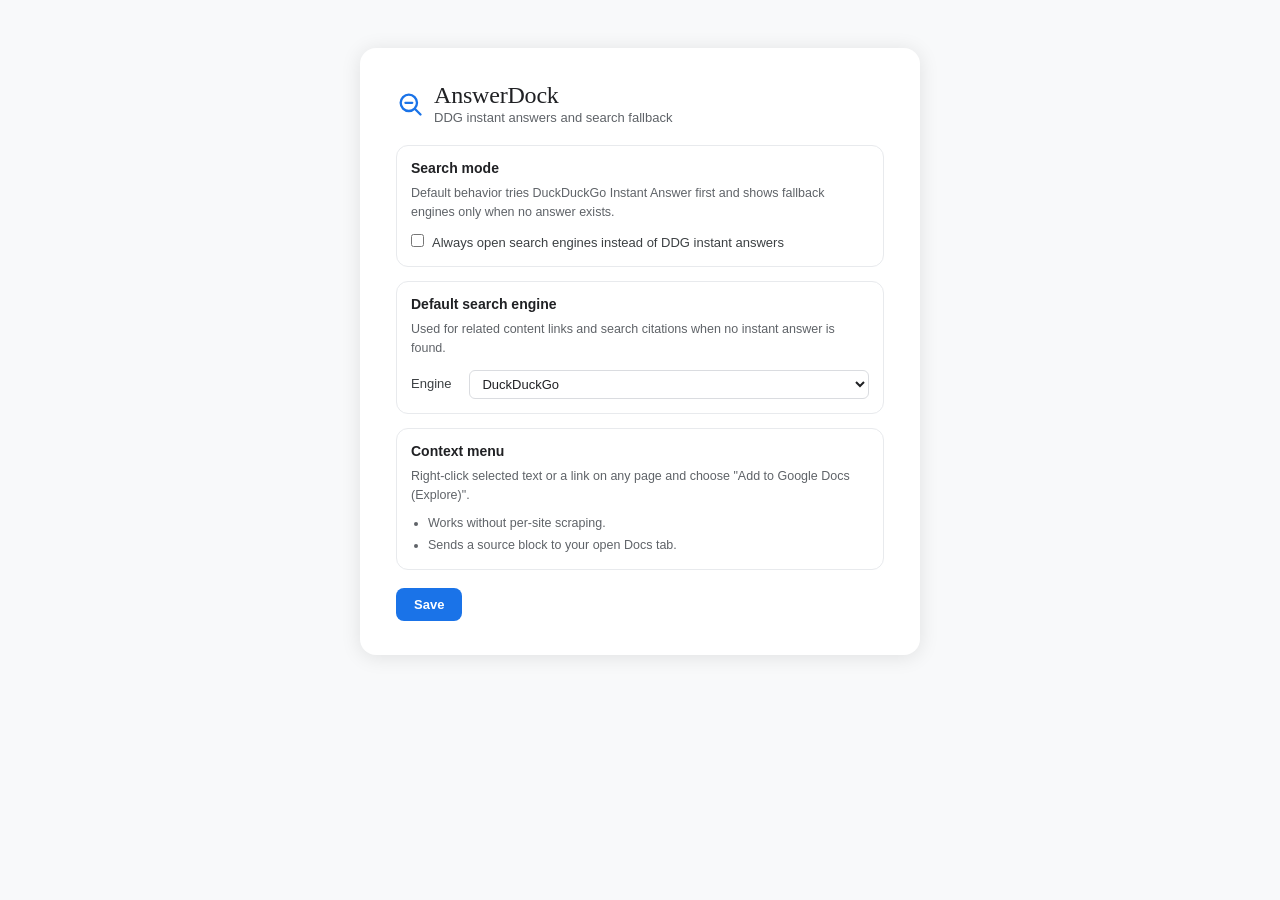
<file: options.html>
<!DOCTYPE html>
<html lang="en">
<head>
  <meta charset="UTF-8" />
  <title>AnswerDock · Settings</title>
  <style>
    *, *::before, *::after { box-sizing: border-box; margin: 0; padding: 0; }

    body {
      font-family: "Segoe UI", "Helvetica Neue", Arial, sans-serif;
      background: #f8f9fa;
      min-height: 100vh;
      display: flex;
      align-items: flex-start;
      justify-content: center;
      padding: 48px 20px;
      color: #202124;
      -webkit-font-smoothing: antialiased;
    }

    .card {
      background: #fff;
      border-radius: 16px;
      padding: 34px 36px;
      max-width: 560px;
      width: 100%;
      box-shadow: 0 2px 20px rgba(0,0,0,.10);
    }

    .logo-row {
      display: flex;
      align-items: center;
      gap: 10px;
      margin-bottom: 20px;
    }

    h1 {
      font-family: Georgia, "Times New Roman", serif;
      font-size: 24px;
      font-weight: 400;
      letter-spacing: -.2px;
    }

    .subtitle {
      color: #5f6368;
      font-size: 13px;
      margin-top: 1px;
    }

    .panel {
      border: 1px solid #e8eaed;
      border-radius: 12px;
      padding: 14px;
      background: #fff;
      margin-top: 14px;
    }

    .panel h2 {
      font-size: 14px;
      margin-bottom: 8px;
      font-weight: 600;
      color: #202124;
    }

    .panel p {
      font-size: 12.5px;
      color: #5f6368;
      line-height: 1.5;
    }

    .toggle-row {
      margin-top: 12px;
      display: flex;
      align-items: flex-start;
      gap: 8px;
      font-size: 13px;
      color: #3c4043;
      line-height: 1.45;
    }

    .btn-row {
      margin-top: 18px;
      display: flex;
      align-items: center;
      gap: 10px;
    }

    .btn-save {
      border: none;
      background: #1a73e8;
      color: #fff;
      border-radius: 8px;
      padding: 9px 18px;
      font-size: 13px;
      font-weight: 600;
      cursor: pointer;
    }

    .btn-save:hover {
      background: #1557b0;
    }

    .status-msg {
      font-size: 12px;
      padding: 6px 10px;
      border-radius: 6px;
      opacity: 0;
      transition: opacity .2s;
    }

    .status-msg.show { opacity: 1; }
    .status-msg.ok { background: #e6f4ea; color: #137333; }

    ul {
      margin-top: 10px;
      padding-left: 17px;
      color: #5f6368;
      font-size: 12.5px;
      line-height: 1.5;
    }

    li + li { margin-top: 3px; }
  </style>
</head>
<body>
  <div class="card">
    <div class="logo-row">
      <svg viewBox="0 0 24 24" fill="none" xmlns="http://www.w3.org/2000/svg" width="28" height="28">
        <circle cx="11" cy="11" r="7" stroke="#1a73e8" stroke-width="2"/>
        <line x1="16.5" y1="16.5" x2="21" y2="21" stroke="#1a73e8" stroke-width="2" stroke-linecap="round"/>
        <line x1="8" y1="11" x2="14" y2="11" stroke="#1a73e8" stroke-width="1.8" stroke-linecap="round"/>
      </svg>
      <div>
        <h1>AnswerDock</h1>
        <div class="subtitle">DDG instant answers and search fallback</div>
      </div>
    </div>

    <div class="panel">
      <h2>Search mode</h2>
      <p>
        Default behavior tries DuckDuckGo Instant Answer first and shows fallback engines only when no answer exists.
      </p>
      <label class="toggle-row" for="preferSearchToggle">
        <input id="preferSearchToggle" type="checkbox" />
        <span>Always open search engines instead of DDG instant answers</span>
      </label>
    </div>

    <div class="panel">
      <h2>Default search engine</h2>
      <p>
        Used for related content links and search citations when no instant answer is found.
      </p>
      <label class="toggle-row" for="defaultEngineSelect" style="margin-top:12px;align-items:center;">
        <span style="flex-shrink:0;">Engine</span>
        <select id="defaultEngineSelect" style="margin-left:10px;flex:1;padding:5px 8px;border:1px solid #dadce0;border-radius:6px;font-size:13px;color:#202124;background:#fff;">
          <option value="ddg">DuckDuckGo</option>
          <option value="google">Google</option>
          <option value="bing">Bing</option>
          <option value="yahoo">Yahoo</option>
          <option value="brave">Brave</option>
        </select>
      </label>
    </div>

    <div class="panel">
      <h2>Context menu</h2>
      <p>
        Right-click selected text or a link on any page and choose "Add to Google Docs (Explore)".
      </p>
      <ul>
        <li>Works without per-site scraping.</li>
        <li>Sends a source block to your open Docs tab.</li>
      </ul>
    </div>

    <div class="btn-row">
      <button id="saveBtn" class="btn-save">Save</button>
      <div id="statusMsg" class="status-msg"></div>
    </div>
  </div>

  <script src="options.js"></script>
</body>
</html>
</file>
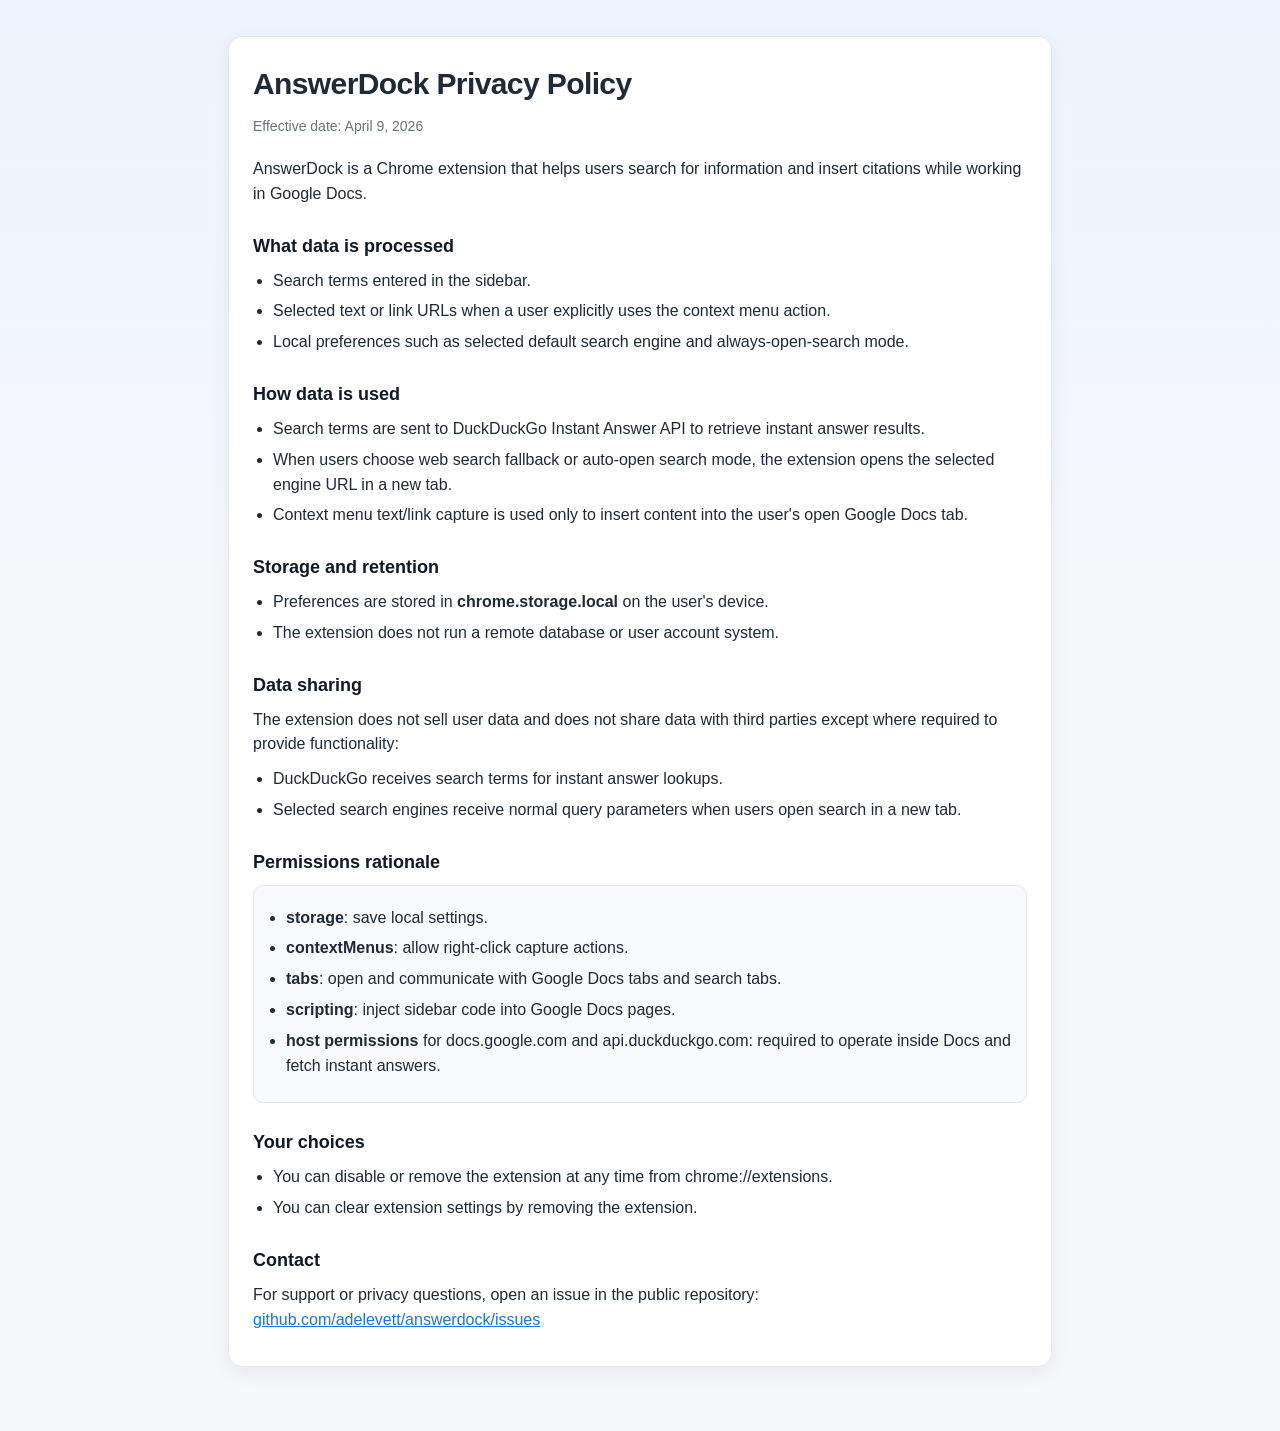
<file: PRIVACY.html>
<!doctype html>
<html lang="en">

<head>
  <meta charset="utf-8" />
  <meta name="viewport" content="width=device-width, initial-scale=1" />
  <title>AnswerDock Privacy Policy</title>
  <style>
    :root {
      --bg: #f5f7fb;
      --surface: #ffffff;
      --text: #1f2937;
      --muted: #6b7280;
      --line: #e5e7eb;
      --accent: #1a73e8;
    }

    * {
      box-sizing: border-box;
    }

    body {
      margin: 0;
      font-family: -apple-system, BlinkMacSystemFont, "Segoe UI", Roboto, "Helvetica Neue", Arial, sans-serif;
      color: var(--text);
      background: linear-gradient(180deg, #eef4ff 0%, var(--bg) 40%, var(--bg) 100%);
      line-height: 1.55;
    }

    .wrap {
      max-width: 860px;
      margin: 36px auto;
      padding: 0 18px 28px;
    }

    .card {
      background: var(--surface);
      border: 1px solid var(--line);
      border-radius: 14px;
      padding: 24px;
      box-shadow: 0 6px 20px rgba(15, 23, 42, 0.06);
    }

    h1 {
      margin: 0 0 8px;
      font-size: 30px;
      letter-spacing: -0.02em;
    }

    .meta {
      margin: 0 0 20px;
      color: var(--muted);
      font-size: 14px;
    }

    h2 {
      margin: 26px 0 8px;
      font-size: 18px;
      color: #111827;
    }

    p {
      margin: 0 0 10px;
    }

    ul {
      margin: 8px 0 12px 20px;
      padding: 0;
    }

    li {
      margin: 6px 0;
    }

    a {
      color: var(--accent);
    }

    .box {
      background: #f9fafb;
      border: 1px solid var(--line);
      border-radius: 10px;
      padding: 12px;
      margin-top: 8px;
    }
  </style>
</head>

<body>
  <main class="wrap">
    <article class="card">
      <h1>AnswerDock Privacy Policy</h1>
      <p class="meta">Effective date: April 9, 2026</p>

      <p>
        AnswerDock is a Chrome extension that helps users search for information and insert citations while working in
        Google Docs.
      </p>

      <h2>What data is processed</h2>
      <ul>
        <li>Search terms entered in the sidebar.</li>
        <li>Selected text or link URLs when a user explicitly uses the context menu action.</li>
        <li>Local preferences such as selected default search engine and always-open-search mode.</li>
      </ul>

      <h2>How data is used</h2>
      <ul>
        <li>Search terms are sent to DuckDuckGo Instant Answer API to retrieve instant answer results.</li>
        <li>When users choose web search fallback or auto-open search mode, the extension opens the selected engine URL
          in a new tab.</li>
        <li>Context menu text/link capture is used only to insert content into the user's open Google Docs tab.</li>
      </ul>

      <h2>Storage and retention</h2>
      <ul>
        <li>Preferences are stored in <strong>chrome.storage.local</strong> on the user's device.</li>
        <li>The extension does not run a remote database or user account system.</li>
      </ul>

      <h2>Data sharing</h2>
      <p>
        The extension does not sell user data and does not share data with third parties except where required to
        provide functionality:
      </p>
      <ul>
        <li>DuckDuckGo receives search terms for instant answer lookups.</li>
        <li>Selected search engines receive normal query parameters when users open search in a new tab.</li>
      </ul>

      <h2>Permissions rationale</h2>
      <div class="box">
        <ul>
          <li><strong>storage</strong>: save local settings.</li>
          <li><strong>contextMenus</strong>: allow right-click capture actions.</li>
          <li><strong>tabs</strong>: open and communicate with Google Docs tabs and search tabs.</li>
          <li><strong>scripting</strong>: inject sidebar code into Google Docs pages.</li>
          <li><strong>host permissions</strong> for docs.google.com and api.duckduckgo.com: required to operate inside
            Docs and fetch instant answers.</li>
        </ul>
      </div>

      <h2>Your choices</h2>
      <ul>
        <li>You can disable or remove the extension at any time from chrome://extensions.</li>
        <li>You can clear extension settings by removing the extension.</li>
      </ul>

      <h2>Contact</h2>
      <p>
        For support or privacy questions, open an issue in the public repository:
        <a href="https://github.com/adelevett/answerdock/issues">github.com/adelevett/answerdock/issues</a>
      </p>
    </article>
  </main>
</body>

</html>
</file>
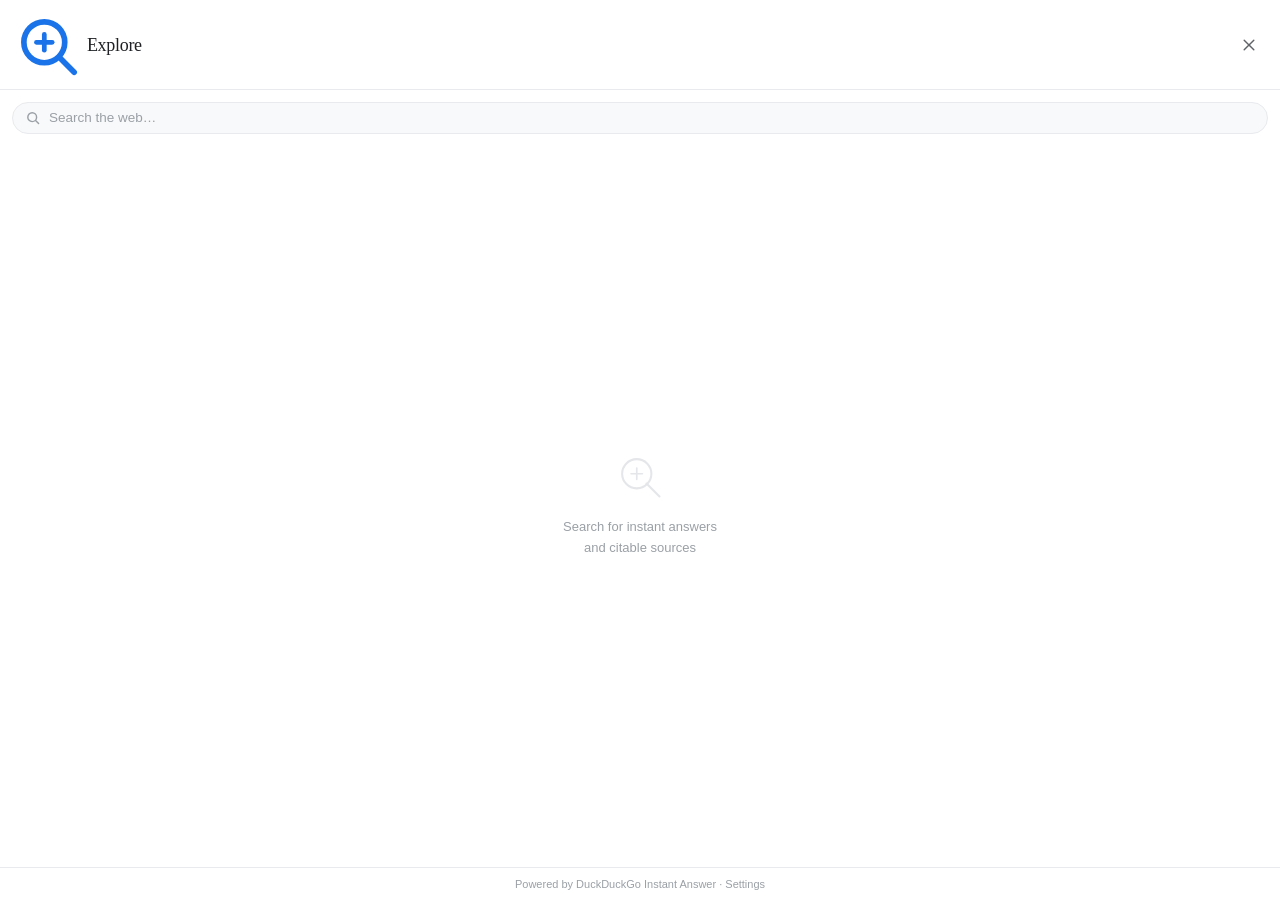
<file: sidebar.html>
<!DOCTYPE html>
<html lang="en">
<head>
  <meta charset="UTF-8" />
  <meta name="viewport" content="width=device-width, initial-scale=1.0" />
  <title>AnswerDock</title>
  <link rel="stylesheet" href="sidebar.css" />
</head>
<body>

<!-- ── header ──────────────────────────────────────────────────── -->
<header class="sb-header">
  <div class="sb-wordmark">
    <svg class="sb-logo" viewBox="0 0 20 20" fill="none" xmlns="http://www.w3.org/2000/svg">
      <circle cx="9" cy="9" r="6.5" stroke="#1a73e8" stroke-width="1.8"/>
      <line x1="14" y1="14" x2="18.5" y2="18.5" stroke="#1a73e8" stroke-width="1.8" stroke-linecap="round"/>
      <line x1="6.5" y1="9" x2="11.5" y2="9" stroke="#1a73e8" stroke-width="1.5" stroke-linecap="round"/>
      <line x1="9" y1="6.5" x2="9" y2="11.5" stroke="#1a73e8" stroke-width="1.5" stroke-linecap="round"/>
    </svg>
    <span class="sb-title">Explore</span>
  </div>
  <button class="sb-close" id="closeBtn" title="Close (Cmd+Shift+E on Mac · Ctrl+Shift+E on Windows/Linux)">
    <svg viewBox="0 0 20 20" fill="none" stroke="currentColor" stroke-width="1.8"
         stroke-linecap="round" width="16" height="16">
      <line x1="4" y1="4" x2="16" y2="16"/><line x1="16" y1="4" x2="4" y2="16"/>
    </svg>
  </button>
</header>

<!-- ── search bar ──────────────────────────────────────────────── -->
<div class="sb-search-wrap">
  <div class="sb-search-box">
    <svg class="sb-search-icon" viewBox="0 0 20 20" fill="none" stroke="#9aa0a6"
         stroke-width="1.8" stroke-linecap="round" width="16" height="16">
      <circle cx="9" cy="9" r="5.5"/><line x1="13.5" y1="13.5" x2="17" y2="17"/>
    </svg>
    <input id="searchInput"
           type="search"
           placeholder="Search the web…"
           autocomplete="off"
           spellcheck="false" />
    <button class="sb-clear" id="clearBtn" title="Clear" aria-label="Clear search">
      <svg viewBox="0 0 20 20" fill="none" stroke="currentColor" stroke-width="1.8"
           stroke-linecap="round" width="13" height="13">
        <line x1="4" y1="4" x2="16" y2="16"/><line x1="16" y1="4" x2="4" y2="16"/>
      </svg>
    </button>
  </div>
</div>

<!-- ── status / empty states ───────────────────────────────────── -->
<div class="sb-status" id="statusArea">
  <div class="sb-empty-state" id="emptyState">
    <svg viewBox="0 0 64 64" fill="none" xmlns="http://www.w3.org/2000/svg" width="52">
      <circle cx="28" cy="28" r="18" stroke="#dadce0" stroke-width="2.5"/>
      <line x1="40" y1="40" x2="56" y2="56" stroke="#dadce0" stroke-width="2.5" stroke-linecap="round"/>
      <line x1="21" y1="28" x2="35" y2="28" stroke="#dadce0" stroke-width="2" stroke-linecap="round"/>
      <line x1="28" y1="21" x2="28" y2="35" stroke="#dadce0" stroke-width="2" stroke-linecap="round"/>
    </svg>
      <p>Search for instant answers<br/>and citable sources</p>
  </div>

  <div class="sb-error" id="errorMsg" hidden></div>
</div>

<!-- ── results ─────────────────────────────────────────────────── -->
<ul class="sb-results" id="resultsList" hidden></ul>

<!-- ── footer ──────────────────────────────────────────────────── -->
<footer class="sb-footer">
  Powered by <a href="https://duckduckgo.com" target="_blank" rel="noopener">DuckDuckGo Instant Answer</a>
  · <a href="#" id="settingsLink">Settings</a>
</footer>

<!-- ── toast ───────────────────────────────────────────────────── -->
<div class="sb-toast" id="toast"></div>

<script src="sidebar.js"></script>
</body>
</html>
</file>
<file: sidebar.css>
/* sidebar.css — styles for the AnswerDock sidebar iframe */

/* Ensure [hidden] attribute always wins over display: flex/block rules in this file */
[hidden] { display: none !important; }

*, *::before, *::after { box-sizing: border-box; margin: 0; padding: 0; }

:root {
  --blue:       #1a73e8;
  --surface:    #ffffff;
  --bg:         #f8f9fa;
  --border:     #e8eaed;
  --text:       #202124;
  --text-2:     #5f6368;
  --text-3:     #9aa0a6;
  --green:      #137333;
  --red:        #c5221f;
  --radius:     10px;
  --shadow-hover: 0 2px 12px rgba(60,64,67,.22), 0 4px 16px rgba(60,64,67,.1);
  --font-body:  "Segoe UI", "Helvetica Neue", Arial, sans-serif;
  --font-serif: "Georgia", "Times New Roman", serif;
}

html, body {
  height: 100%;
  overflow: hidden;
  font-family: var(--font-body);
  background: var(--surface);
  color: var(--text);
  font-size: 13.5px;
  line-height: 1.5;
  -webkit-font-smoothing: antialiased;
}

/* ── header ──────────────────────────────────────────────────── */
.sb-header {
  display: flex;
  align-items: center;
  justify-content: space-between;
  padding: 14px 16px 12px;
  border-bottom: 1px solid var(--border);
  background: var(--surface);
  flex-shrink: 0;
}

.sb-wordmark {
  display: flex;
  align-items: center;
  gap: 8px;
}

.sb-logo { flex-shrink: 0; }

.sb-title {
  font-family: var(--font-serif);
  font-size: 18px;
  color: var(--text);
  letter-spacing: -.3px;
  line-height: 1;
}

.sb-close {
  width: 30px; height: 30px;
  border-radius: 50%;
  border: none;
  background: transparent;
  color: var(--text-2);
  cursor: pointer;
  display: flex; align-items: center; justify-content: center;
  transition: background .12s;
}
.sb-close:hover { background: var(--bg); color: var(--text); }

/* ── layout shell ────────────────────────────────────────────── */
body {
  display: flex;
  flex-direction: column;
}

/* ── search bar ──────────────────────────────────────────────── */
.sb-search-wrap {
  padding: 12px 12px 10px;
  background: var(--surface);
  flex-shrink: 0;
}

.sb-search-box {
  display: flex;
  align-items: center;
  gap: 8px;
  background: var(--bg);
  border: 1.5px solid var(--border);
  border-radius: 24px;
  padding: 7px 12px;
  transition: border-color .15s, box-shadow .15s;
}

.sb-search-box:focus-within {
  border-color: var(--blue);
  background: var(--surface);
  box-shadow: 0 0 0 3px rgba(26,115,232,.12);
}

.sb-search-icon { flex-shrink: 0; }

#searchInput {
  flex: 1;
  border: none;
  background: transparent;
  font-family: var(--font-body);
  font-size: 13.5px;
  color: var(--text);
  outline: none;
  min-width: 0;
}

#searchInput::placeholder { color: var(--text-3); }
#searchInput::-webkit-search-cancel-button { display: none; }

.sb-clear {
  width: 22px; height: 22px;
  border-radius: 50%;
  border: none;
  background: var(--text-3);
  color: white;
  cursor: pointer;
  display: none;
  align-items: center;
  justify-content: center;
  flex-shrink: 0;
  transition: background .12s;
}

.sb-clear.visible { display: flex; }
.sb-clear:hover { background: var(--text-2); }

/* ── status area ─────────────────────────────────────────────── */
.sb-status {
  flex: 1;
  display: flex;
  align-items: center;
  justify-content: center;
  flex-direction: column;
  gap: 10px;
  padding: 24px 16px;
  overflow: hidden;
}

.sb-empty-state {
  display: flex;
  flex-direction: column;
  align-items: center;
  gap: 14px;
  color: var(--text-3);
  text-align: center;
  font-size: 13px;
  line-height: 1.6;
}

.sb-empty-state svg { opacity: .7; }

/* error */
.sb-error {
  background: #fce8e6;
  color: var(--red);
  border-radius: var(--radius);
  padding: 10px 14px;
  font-size: 12.5px;
  line-height: 1.5;
  max-width: 260px;
  text-align: center;
}

/* ── results list ────────────────────────────────────────────── */
.sb-results {
  flex: 1;
  overflow-y: auto;
  list-style: none;
  padding: 6px 10px 12px;
  display: flex;
  flex-direction: column;
  gap: 8px;
  scrollbar-width: thin;
  scrollbar-color: var(--border) transparent;
}

.sb-results::-webkit-scrollbar { width: 5px; }
.sb-results::-webkit-scrollbar-track { background: transparent; }
.sb-results::-webkit-scrollbar-thumb {
  background: var(--border);
  border-radius: 99px;
}

/* ── result card ─────────────────────────────────────────────── */
.sb-card {
  background: var(--surface);
  border: 1px solid var(--border);
  border-radius: var(--radius);
  padding: 12px 13px;
  transition: box-shadow .15s, border-color .15s, transform .1s;
  cursor: default;
  position: relative;
  user-select: none;
}

.sb-card:hover {
  box-shadow: var(--shadow-hover);
  border-color: #c6cbcf;
  transform: translateY(-1px);
}

.sb-card:active { transform: translateY(0); }

.sb-card::before {
  content: '';
  position: absolute;
  left: 0; top: 12px; bottom: 12px;
  width: 3px;
  background: var(--blue);
  border-radius: 0 3px 3px 0;
  opacity: 0;
  transition: opacity .15s;
}
.sb-card:hover::before { opacity: 1; }

/* site + date row */
.sb-card-meta {
  display: flex;
  align-items: center;
  gap: 6px;
  margin-bottom: 5px;
}

.sb-site-name {
  font-size: 11.5px;
  color: var(--green);
  font-weight: 500;
  min-width: 0;
  overflow: hidden;
  text-overflow: ellipsis;
  white-space: nowrap;
}

.sb-date {
  font-size: 11px;
  color: var(--text-3);
  margin-left: auto;
  flex-shrink: 0;
}

/* title */
.sb-card-title {
  font-size: 13.5px;
  font-weight: 600;
  color: var(--blue);
  line-height: 1.35;
  margin-bottom: 5px;
  display: -webkit-box;
  -webkit-line-clamp: 2;
  -webkit-box-orient: vertical;
  overflow: hidden;
}

.sb-card-title a {
  color: inherit;
  text-decoration: none;
}
.sb-card-title a:hover { text-decoration: underline; }

.sb-answer .sb-card-title {
  display: block;
  -webkit-line-clamp: unset;
}

.sb-thumb {
  width: 72px;
  height: 72px;
  object-fit: cover;
  border-radius: 10px;
  border: 1px solid var(--border);
  margin-bottom: 10px;
}

.sb-related .sb-card-title {
  font-size: 12.5px;
  margin-bottom: 0;
}

/* snippet */
.sb-card-snippet {
  font-size: 12.5px;
  color: var(--text-2);
  line-height: 1.55;
  display: -webkit-box;
  -webkit-line-clamp: 3;
  -webkit-box-orient: vertical;
  overflow: hidden;
  margin-bottom: 10px;
}

/* cite button row */
.sb-card-actions {
  display: flex;
  gap: 6px;
  align-items: center;
}

.sb-btn-cite {
  display: flex;
  align-items: center;
  gap: 5px;
  padding: 5px 11px;
  border-radius: 20px;
  border: 1.5px solid var(--blue);
  background: transparent;
  color: var(--blue);
  font-family: var(--font-body);
  font-size: 12px;
  font-weight: 500;
  cursor: pointer;
  transition: background .12s, color .12s;
}

.sb-btn-cite:hover {
  background: var(--blue);
  color: white;
}

.sb-btn-copy {
  display: flex;
  align-items: center;
  gap: 5px;
  padding: 5px 9px;
  border-radius: 20px;
  border: 1.5px solid var(--border);
  background: transparent;
  color: var(--text-2);
  font-family: var(--font-body);
  font-size: 12px;
  font-weight: 500;
  cursor: pointer;
  transition: border-color .12s, color .12s;
}

.sb-btn-copy:hover {
  border-color: var(--text-2);
  color: var(--text);
}

.sb-btn-link {
  display: inline-flex;
  align-items: center;
  padding: 5px 9px;
  border-radius: 20px;
  border: 1.5px solid var(--border);
  color: var(--text-2);
  text-decoration: none;
  font-size: 12px;
  font-weight: 500;
}

.sb-btn-link:hover {
  border-color: var(--text-2);
  color: var(--text);
}

.sb-fallback {
  width: 100%;
  border: 1px solid var(--border);
  border-radius: 12px;
  background: #fff;
  padding: 12px;
  max-width: 290px;
}

.sb-fallback-title {
  font-size: 12px;
  color: var(--text-3);
}

.sb-fallback-query {
  font-size: 13px;
  color: var(--text);
  font-weight: 600;
  margin-top: 2px;
  margin-bottom: 8px;
}

.sb-fallback-subtitle {
  font-size: 12px;
  color: var(--text-2);
  margin-bottom: 8px;
}

.sb-engine-grid {
  display: grid;
  grid-template-columns: 1fr 1fr;
  gap: 6px;
}

.sb-engine-btn {
  border: 1px solid var(--border);
  background: #fff;
  border-radius: 9px;
  padding: 7px 8px;
  font-size: 12px;
  color: var(--text);
  cursor: pointer;
}

.sb-engine-btn:hover {
  border-color: #c7c9cc;
}

.sb-fallback-toggle {
  display: flex;
  align-items: flex-start;
  gap: 7px;
  margin-top: 9px;
  font-size: 12px;
  color: var(--text-2);
  line-height: 1.35;
}

.sb-fallback-cite {
  margin-top: 10px;
}

/* result count badge */
.sb-count {
  text-align: center;
  font-size: 11.5px;
  color: var(--text-3);
  padding: 2px 0 6px;
}

/* ── footer ──────────────────────────────────────────────────── */
.sb-footer {
  padding: 8px 16px;
  font-size: 11px;
  color: var(--text-3);
  border-top: 1px solid var(--border);
  flex-shrink: 0;
  text-align: center;
  background: var(--surface);
}

.sb-footer a { color: var(--text-3); text-decoration: none; }
.sb-footer a:hover { text-decoration: underline; color: var(--blue); }

/* ── search-ready state ──────────────────────────────────────── */
.sb-search-ready {
  width: 100%;
  border: 1px solid var(--border);
  border-radius: 12px;
  background: #fff;
  padding: 16px 14px;
  max-width: 290px;
  display: flex;
  flex-direction: column;
  align-items: center;
  gap: 5px;
  text-align: center;
}

.sb-ready-engine-name {
  font-size: 11px;
  font-weight: 600;
  text-transform: uppercase;
  letter-spacing: .5px;
  color: var(--blue);
  background: rgba(26,115,232,.09);
  padding: 3px 10px;
  border-radius: 20px;
  margin-bottom: 2px;
}

.sb-ready-prompt {
  font-size: 12px;
  color: var(--text-3);
}

.sb-ready-prompt kbd {
  display: inline-block;
  background: var(--bg);
  border: 1px solid var(--border);
  border-radius: 4px;
  padding: 0 5px;
  font-size: 11px;
  font-family: inherit;
  color: var(--text-2);
}

.sb-ready-query {
  font-size: 13.5px;
  font-weight: 600;
  color: var(--text);
  word-break: break-word;
  margin-bottom: 2px;
}

.sb-ready-btn {
  margin-top: 4px;
  padding: 7px 20px;
  border-radius: 20px;
  border: none;
  background: var(--blue);
  color: #fff;
  font-family: var(--font-body);
  font-size: 12.5px;
  font-weight: 600;
  cursor: pointer;
  transition: background .12s;
}

.sb-ready-btn:hover { background: #1557b0; }

.sb-ready-hint {
  font-size: 11.5px;
  color: var(--text-3);
  margin-top: 3px;
}

.sb-inline-link {
  border: none;
  background: none;
  padding: 0;
  font-size: inherit;
  font-family: inherit;
  color: var(--blue);
  cursor: pointer;
  text-decoration: underline;
}
.sb-inline-link:hover { color: #1557b0; }

/* ── auto-searched confirmation ──────────────────────────────── */
.sb-auto-searched {
  width: 100%;
  border: 1px solid var(--border);
  border-radius: 12px;
  background: #fff;
  padding: 13px 12px;
  max-width: 290px;
}

.sb-searched-confirm {
  display: flex;
  align-items: flex-start;
  gap: 7px;
  font-size: 12.5px;
  color: var(--text-2);
  line-height: 1.45;
  margin-bottom: 11px;
  flex-wrap: wrap;
}

.sb-searched-confirm svg { flex-shrink: 0; margin-top: 1px; }
.sb-searched-confirm strong { color: var(--text); }

.sb-searched-query {
  color: var(--text);
  font-style: italic;
}

.sb-searched-alt-label {
  font-size: 12px;
  color: var(--text-2);
  margin-bottom: 7px;
}

/* ── persistent web-search row (shown below instant answers) ─── */
.sb-web-search-row {
  list-style: none;
  border: 1px solid var(--border);
  border-radius: var(--radius);
  padding: 10px 12px 11px;
  background: var(--bg);
}

.sb-web-search-label {
  display: block;
  font-size: 11.5px;
  color: var(--text-2);
  margin-bottom: 7px;
}

.sb-web-search-hint {
  color: var(--text-3);
  font-style: italic;
}

.sb-engine-grid--compact {
  grid-template-columns: repeat(3, 1fr);
}

/* ── spell suggestion ────────────────────────────────────────── */
.sb-spell-suggestion {
  font-size: 12.5px;
  color: var(--text-2);
  padding: 6px 4px 2px;
  width: 100%;
  max-width: 290px;
}

/* ── toast ───────────────────────────────────────────────────── */
.sb-toast {
  position: fixed;
  bottom: 48px;
  left: 50%;
  transform: translateX(-50%) translateY(12px);
  background: #202124;
  color: white;
  padding: 8px 18px;
  border-radius: 20px;
  font-size: 12.5px;
  font-weight: 500;
  opacity: 0;
  pointer-events: none;
  transition: opacity .18s, transform .18s;
  white-space: nowrap;
  z-index: 999;
  max-width: 280px;
  text-align: center;
}

.sb-toast.show {
  opacity: 1;
  transform: translateX(-50%) translateY(0);
}
</file>
